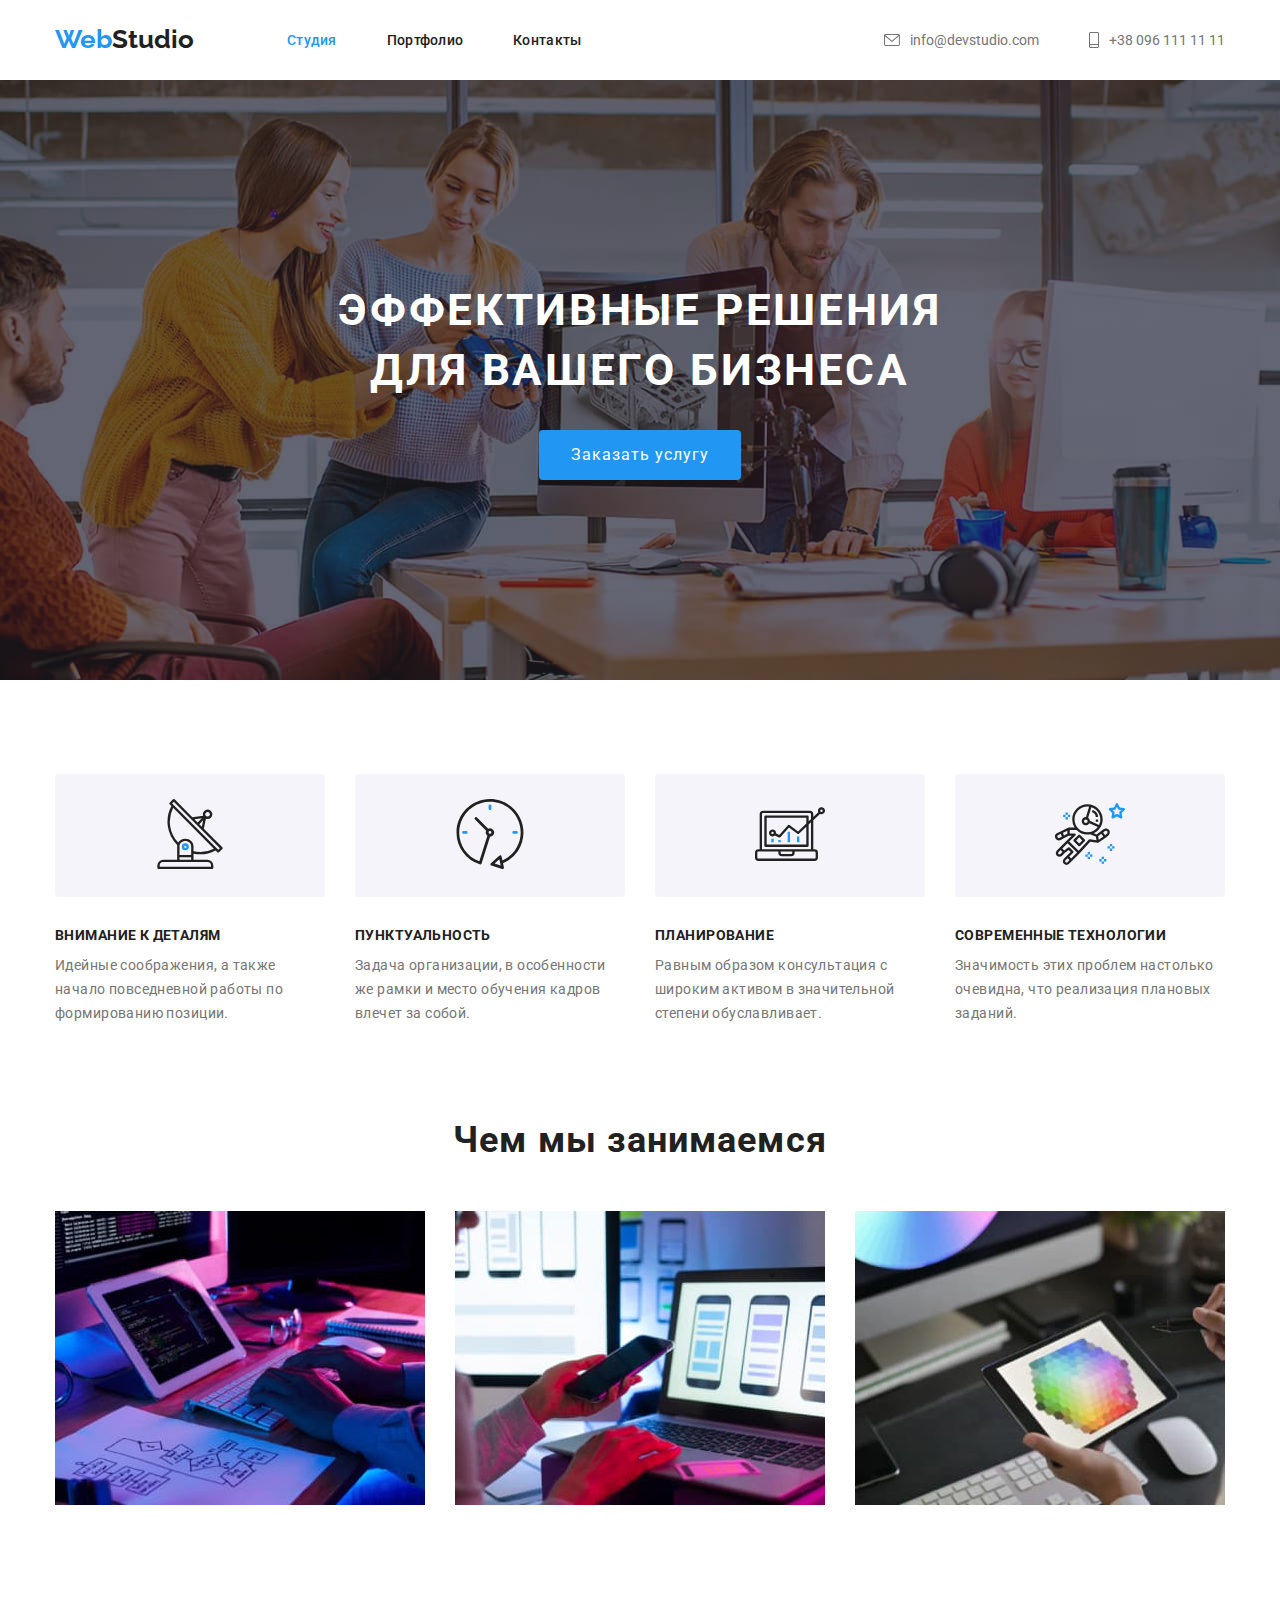
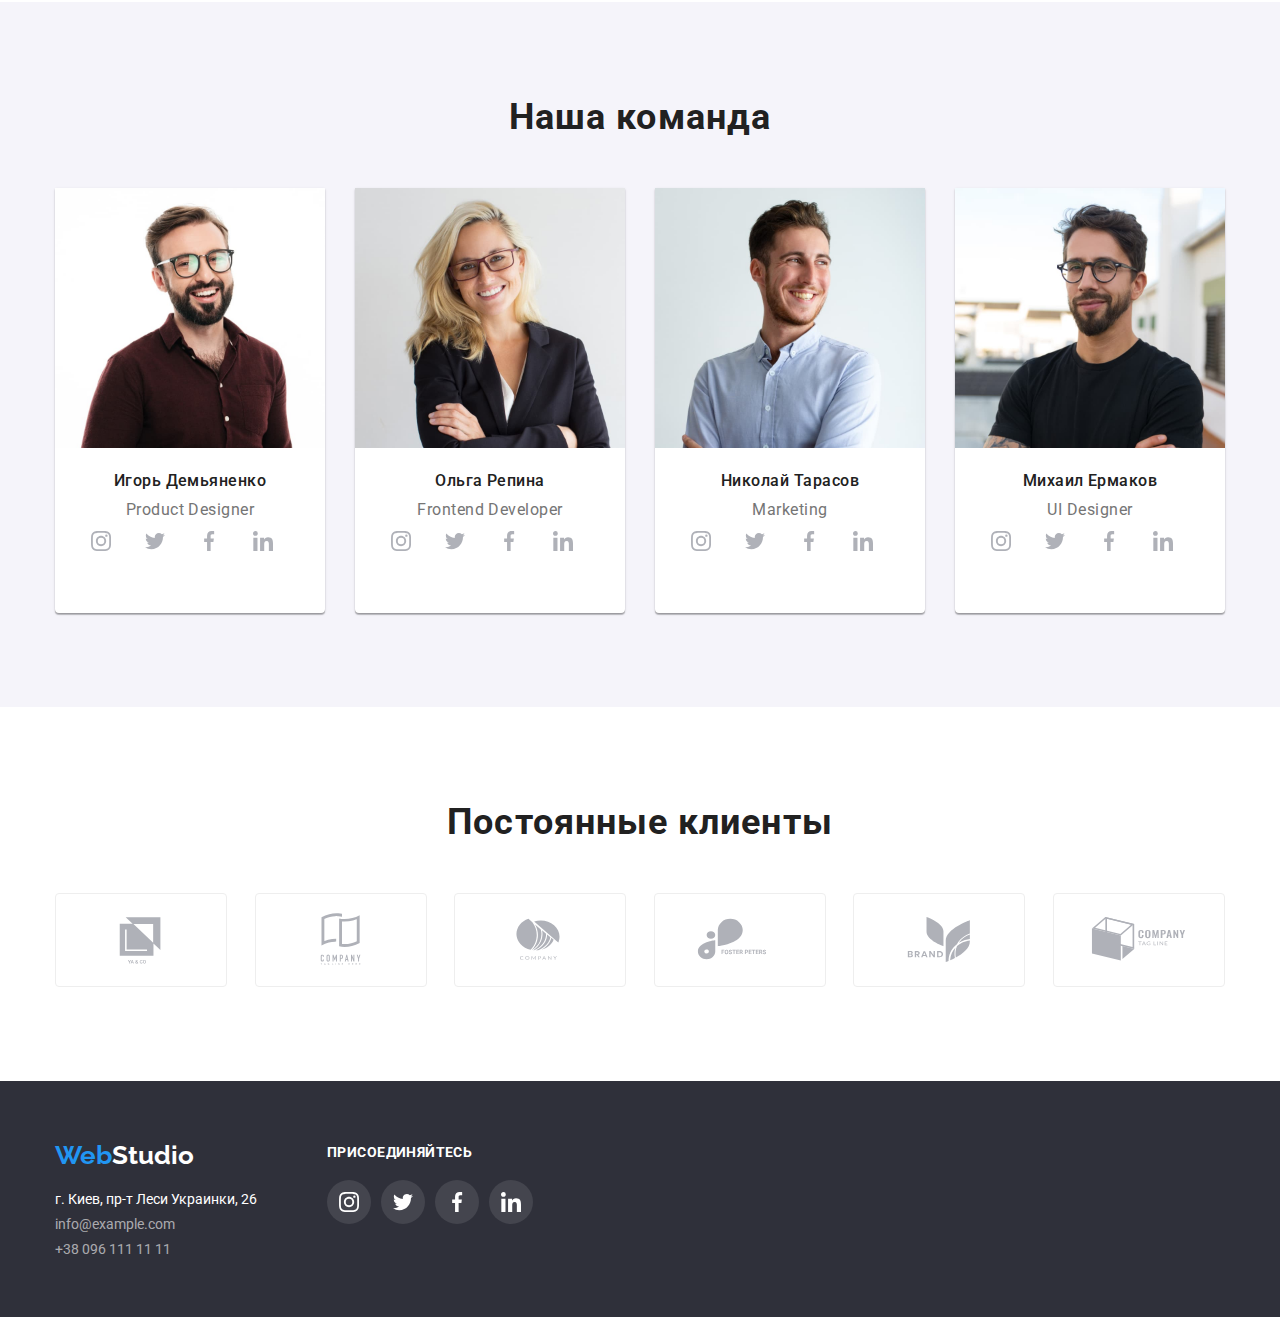
<file: index.html>
<!DOCTYPE html>
<html lang="en">

<head>
    <meta charset="UTF-8">
    <meta http-equiv="X-UA-Compatible" content="IE=edge">
    <meta name="viewport" content="width= , initial-scale=1.0">
    <title>WebStudio</title>
    <link
        href="https://fonts.googleapis.com/css2?family=Raleway:wght@400;500&family=Roboto:wght@400;500;700;900&display=swap"
        rel="stylesheet">
    <link rel="stylesheet"
        href="https://cdnjs.cloudflare.com/ajax/libs/modern-normalize/1.1.0/modern-normalize.min.css">
    <link rel="stylesheet" href="./css/styles.css">
</head>

<body>
    <!-- шапка сайта -->
    <header class="page-header">
        <div class="container container-header centered">
            <a href="#" class="logo"><span>Web</span>Studio</a>
            <nav class="nav-header">
                <ul class="nav-list">
                    <li class="nav-item"><a href="./index.html" class="nav-link current">Студия</a></li>
                    <li class="nav-item"><a href="./portfolio.html" class="nav-link">Портфолио</a></li>
                    <li class="nav-item"><a href="#" class="nav-link">Контакты</a></li>
                </ul>
            </nav>
            <ul class="contacts-list-header">
                <li class="contacts-list-item">
                    <a href=" mailto:info@devstudio.com" class="contact-link centered">
                        <svg class="svg-envelope" width="16" height="12">
                            <use href="./images/icon.svg#icon-envelope"></use>
                        </svg>
                        <span>info@devstudio.com</span></a>
                </li>
                <li class="contacts-list-item">
                    <a href=" tel:+380961111111" class="contact-link centered">
                        <svg class="svg-phone" width="10" height="16">
                            <use href="./images/icon.svg#icon-smartphone"></use>
                        </svg>
                        <span>+38 096 111 11 11</span></a>
                </li>
            </ul>
        </div>
    </header>
    <!-- главная страница -->
    <main class="section-main-container">
        <section class="main-section">
            <div class="container container-main">
                <h1 class="main-title">Эффективные решения для вашего бизнеса</h1>
                <button class="primary-button">Заказать услугу</button>
            </div>
        </section>
        <!-- Информация -->
        <section class="info-container">
            <div class="container container-info">
                <ul class="info-list flex-between">
                    <li class="info-discription">
                        <div class="svg-container">
                            <svg class="svg-item" width="70" height="70">
                                <use href="./images/icon.svg#icon-antenna"></use>
                            </svg>
                        </div>
                        <h2 class="info-title">Внимание к деталям</h2>
                        <p class="info-item">Идейные соображения, а также начало повседневной работы по формированию
                            позиции.</p>
                    </li>
                    <li class="info-discription">
                        <div class="svg-container">
                            <svg class="svg-item" width="70" height="70">
                                <use href="./images/icon.svg#icon-clock"></use>
                            </svg>
                        </div>
                        <h2 class="info-title">Пунктуальность</h2>
                        <p class="info-item">Задача организации, в особенности же рамки и место обучения кадров влечет
                            за
                            собой.</p>
                    </li>
                    <li class="info-discription">
                        <div class="svg-container">
                            <svg class="svg-item" width="70" height="70">
                                <use href="./images/icon.svg#icon-diagram"></use>
                            </svg>
                        </div>
                        <h2 class="info-title">Планирование</h2>
                        <p class="info-item">Равным образом консультация с широким активом в значительной степени
                            обуславливает.</p>
                    </li>
                    <li class="info-discription">
                        <div class="svg-container">
                            <svg class="svg-item" width="70" height="70">
                                <use href="./images/icon.svg#icon-astronaut"></use>
                            </svg>
                        </div>
                        <h2 class="info-title">Современные технологии</h2>
                        <p class="info-item">Значимость этих проблем настолько очевидна, что реализация плановых
                            заданий.
                        </p>
                    </li>
                </ul>
            </div>

        </section>
        <!-- описание -->
        <section class="about-us">
            <div class="container container-about-us">
                <h2 class="title">Чем мы занимаемся</h2>
                <ul class="about-foto flex-between">
                    <li class="about-foto-card"><img src="./images/img2.jpg" alt="селфи фото" width="370"></li>
                    <li class="about-foto-card"><img src="./images/img3.jpg" alt="селфи фото" width="370"></li>
                    <li class="about-foto-card"><img src="./images/img1.jpg" alt="селфи фото" width="370"></li>
                </ul>
            </div>
        </section>
        <!-- команда -->
        <section class="team">
            <div class="container container-team">
                <h2 class="title">Наша команда</h2>
                <ul class="team-list flex-between">
                    <li class="team-card">
                        <img src="./images/img4.jpg" alt="селфи фото" width="270"></a>
                        <div class="team-discription">
                            <h3 class="team-name">Игорь Демьяненко</h3>
                            <p class="team-position">Product Designer</p>
                            <!-- блок соцсетей -->
                            <ul class="list-social-link">
                                <li class="social-list-icon">
                                    <a href="#" class="social-link-icon">
                                        <svg class="social-icon instagram" width="20" height="20">
                                            <use href="./images/icon.svg#icon-instagram">
                                            </use>
                                        </svg>
                                    </a>
                                </li>
                                <li class="social-list-icon">
                                    <a href="#" class="social-link-icon">
                                        <svg class="social-icon twitter" width="20" height="20">
                                            <use href="./images/icon.svg#icon-twitter"></use>
                                        </svg>
                                    </a>
                                </li>
                                <li class="social-list-icon">
                                    <a href="#" class="social-link-icon">
                                        <svg class="social-icon facebook" width="20" height="20">
                                            <use href="./images/icon.svg#icon-facebook"></use>
                                        </svg>
                                    </a>
                                </li>
                                <li class="social-list-icon">
                                    <a href="#" class="social-link-icon">
                                        <svg class="social-icon linkedin" width="20" height="20">
                                            <use href="./images/icon.svg#icon-linkedin"></use>
                                        </svg>
                                    </a>
                                </li>
                            </ul>
                        </div>
                    </li>
                    <li class="team-card">
                        <img src="./images/img7.jpg" alt="селфи фото" width="270"></a>
                        <div class="team-discription">
                            <h3 class="team-name">Ольга Репина</h3>
                            <p class="team-position">Frontend Developer</p>
                            <ul class="list-social-link">
                                <li class="social-list-icon">
                                    <a href="#" class="social-link-icon">
                                        <svg class="social-icon instagram" width="20" height="20">
                                            <use href="./images/icon.svg#icon-instagram">
                                            </use>
                                        </svg>
                                    </a>
                                </li>
                                <li class="social-list-icon">
                                    <a href="#" class="social-link-icon">
                                        <svg class="social-icon twitter" width="20" height="20">
                                            <use href="./images/icon.svg#icon-twitter"></use>
                                        </svg>
                                    </a>
                                </li>
                                <li class="social-list-icon">
                                    <a href="#" class="social-link-icon">
                                        <svg class="social-icon facebook" width="20" height="20">
                                            <use href="./images/icon.svg#icon-facebook"></use>
                                        </svg>
                                    </a>
                                </li>
                                <li class="social-list-icon">
                                    <a href="#" class="social-link-icon">
                                        <svg class="social-icon linkedin" width="20" height="20">
                                            <use href="./images/icon.svg#icon-linkedin"></use>
                                        </svg>
                                    </a>
                                </li>
                            </ul>
                        </div>

                    </li>
                    <li class="team-card">
                        <img src="./images/img6.jpg" alt="селфи фото" width="270"></a>
                        <div class="team-discription">
                            <h3 class="team-name">Николай Тарасов</h3>
                            <p class="team-position">Marketing</p>
                            <ul class="list-social-link">
                                <li class="social-list-icon">
                                    <a href="#" class="social-link-icon">
                                        <svg class="social-icon instagram" width="20" height="20">
                                            <use href="./images/icon.svg#icon-instagram">
                                            </use>
                                        </svg>
                                    </a>
                                </li>
                                <li class="social-list-icon">
                                    <a href="#" class="social-link-icon">
                                        <svg class="social-icon twitter" width="20" height="20">
                                            <use href="./images/icon.svg#icon-twitter"></use>
                                        </svg>
                                    </a>
                                </li>
                                <li class="social-list-icon">
                                    <a href="#" class="social-link-icon">
                                        <svg class="social-icon facebook" width="20" height="20">
                                            <use href="./images/icon.svg#icon-facebook"></use>
                                        </svg>
                                    </a>
                                </li>
                                <li class="social-list-icon">
                                    <a href="#" class="social-link-icon">
                                        <svg class="social-icon linkedin" width="20" height="20">
                                            <use href="./images/icon.svg#icon-linkedin"></use>
                                        </svg>
                                    </a>
                                </li>
                            </ul>
                        </div>
                    </li>
                    <li class="team-card">
                        <img src="./images/img5.jpg" alt="селфи фото" width="270"></a>
                        <div class="team-discription">
                            <h3 class="team-name">Михаил Ермаков</h3>
                            <p class="team-position">UI Designer</p>
                            <ul class="list-social-link">
                                <li class="social-list-icon">
                                    <a href="#" class="social-link-icon">
                                        <svg class="social-icon instagram" width="20" height="20">
                                            <use href="./images/icon.svg#icon-instagram">
                                            </use>
                                        </svg>
                                    </a>
                                </li>
                                <li class="social-list-icon">
                                    <a href="#" class="social-link-icon">
                                        <svg class="social-icon twitter" width="20" height="20">
                                            <use href="./images/icon.svg#icon-twitter"></use>
                                        </svg>
                                    </a>
                                </li>
                                <li class="social-list-icon">
                                    <a href="#" class="social-link-icon">
                                        <svg class="social-icon facebook" width="20" height="20">
                                            <use href="./images/icon.svg#icon-facebook"></use>
                                        </svg>
                                    </a>
                                </li>
                                <li class="social-list-icon">
                                    <a href="#" class="social-link-icon">
                                        <svg class="social-icon linkedin" width="20" height="20">
                                            <use href="./images/icon.svg#icon-linkedin"></use>
                                        </svg>
                                    </a>
                                </li>
                            </ul>
                        </div>
                    </li>
                </ul>
            </div>
        </section>
        <!-- Клиенты -->
        <section class="client-section">
            <div class="container">
                <h2 class="title">Постоянные клиенты</h2>
                <ul class="client-list flex-between">
                    <li class="client-item">
                        <a href="#" class="client-link">
                            <svg class="client-icon" width="106" height="60">
                                <use href="./images/icon.svg#icon-Logo"></use>
                            </svg>
                        </a>
                    </li>
                    <li class="client-item">
                        <a href="#" class="client-link">
                            <svg class="client-icon" width="106" height="60">
                                <use href="./images/icon.svg#icon-Logo-1"></use>
                            </svg>
                        </a>
                    </li>
                    <li class="client-item">
                        <a href="#" class="client-link">
                            <svg class="client-icon" width="106" height="60">
                                <use href="./images/icon.svg#icon-Logo-2"></use>
                            </svg>
                        </a>
                    </li>
                    <li class="client-item">
                        <a href="#" class="client-link">
                            <svg class="client-icon" width="106" height="60">
                                <use href="./images/icon.svg#icon-Logo-5"></use>
                            </svg>
                        </a>
                    </li>
                    <li class="client-item">
                        <a href="#" class="client-link">
                            <svg class="client-icon" width="106" height="60">
                                <use href="./images/icon.svg#icon-Logo-3"></use>
                            </svg>
                        </a>
                    </li>
                    <li class="client-item">
                        <a href="#" class="client-link">
                            <svg class="client-icon" width="106" height="60">
                                <use href="./images/icon.svg#icon-Logo-6"></use>
                            </svg>
                        </a>
                    </li>
                </ul>
            </div>
        </section>

        <!-- подвал -->
        <footer class="footer-main">
            <div class="container container-footer centered">
                <div>
                    <a href="#" class="logo"><span>Web</span>Studio</a>
                    <address class="address">
                        <ul class="contacts-list-footer">
                            <li class="link-footer"><a href="https://www.google.com/maps" class="map-link">г. Киев, пр-т
                                    Леси
                                    Украинки, 26</a></li>
                            <li class="link-footer"><a href="#" class="contact-link">info@example.com</a></li>
                            <li class="link-footer"><a href="tel:+380961111111" class="contact-link">+38 096 111 11
                                    11</a>
                            </li>
                        </ul>
                    </address>
                </div>
                <div class="social-link-footer">
                    <h2 class="info-title-footer">Присоединяйтесь</h2>
                    <ul class="list-social-link">
                        <li class="social-list-icon">
                            <a href="#" class="social-link-icon footer-social">
                                <svg class="social-icon-footer" width="20" height="20">
                                    <use href="./images/icon.svg#icon-instagram"></use>
                                </svg>
                            </a>
                        </li>
                        <li class="social-list-icon">
                            <a href="#" class="social-link-icon footer-social">
                                <svg class="social-icon-footer" width="20" height="20">
                                    <use href="./images/icon.svg#icon-twitter"></use>
                                </svg>
                            </a>
                        </li>
                        <li class="social-list-icon">
                            <a href="#" class="social-link-icon footer-social">
                                <svg class="social-icon-footer" width="20" height="20">
                                    <use href="./images/icon.svg#icon-facebook"></use>
                                </svg>
                            </a>
                        </li>
                        <li class="social-list-icon">
                            <a href="#" class="social-link-icon footer-social">
                                <svg class="social-icon-footer" width="20" height="20">
                                    <use href="./images/icon.svg#icon-linkedin"></use>
                                </svg>
                            </a>
                        </li>
                    </ul>
                </div>
            </div>

        </footer>
</body>

</html>
</file>
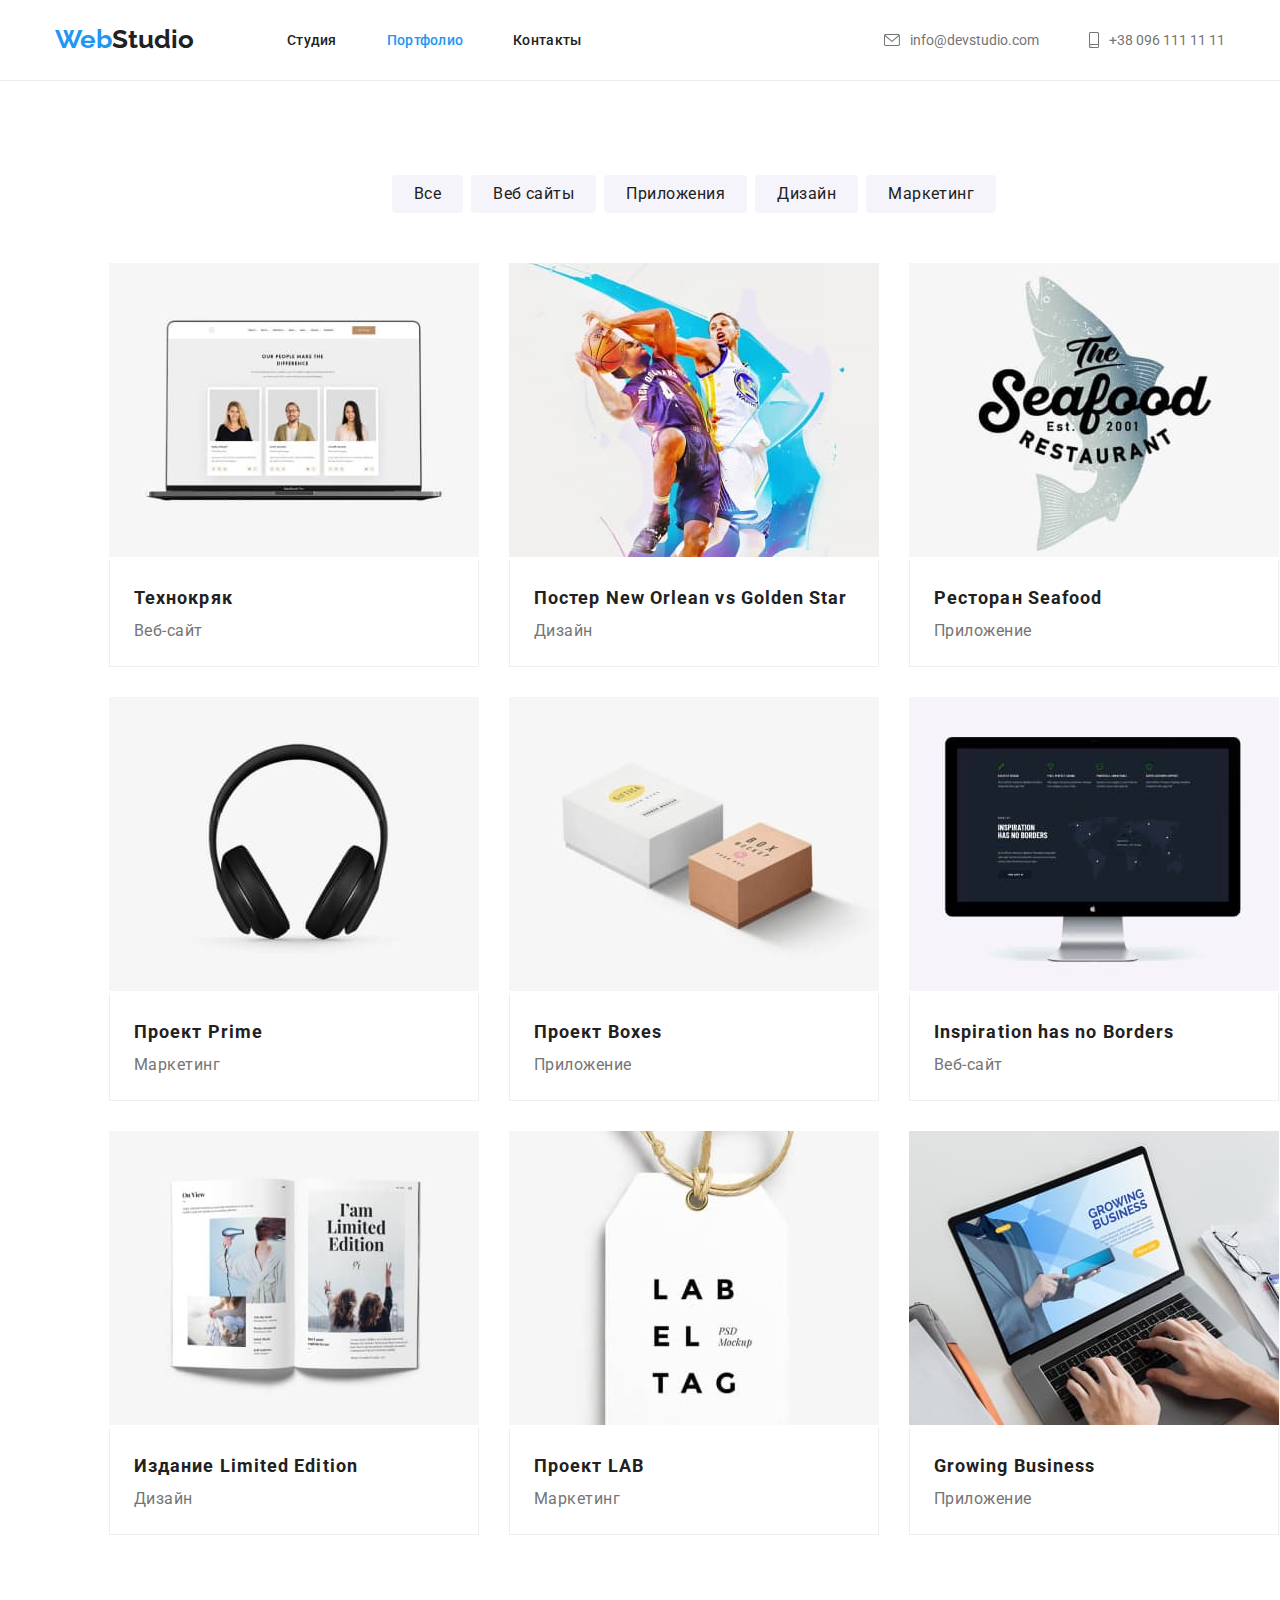
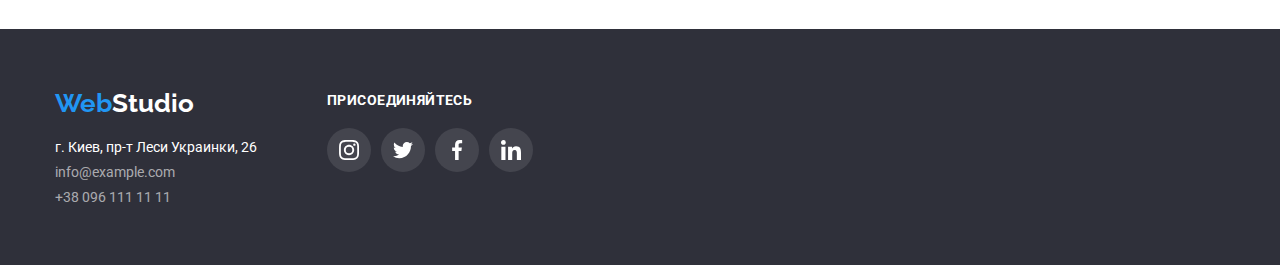
<file: portfolio.html>
<!DOCTYPE html>
<html lang="ru">

<head>
    <meta charset="UTF-8">
    <meta http-equiv="X-UA-Compatible" content="IE=edge">
    <meta name="viewport" content="width=device-width, initial-scale=1.0">
    <title>Portfolio</title>
    <link
        href="https://fonts.googleapis.com/css2?family=Raleway:wght@400;500&family=Roboto:wght@400;500;700;900&display=swap"
        rel="stylesheet">
    <link rel="stylesheet"
        href="https://cdnjs.cloudflare.com/ajax/libs/modern-normalize/1.1.0/modern-normalize.min.css">
    <link rel="stylesheet" href="./css/styles.css">
</head>

<body>
    <!-- шапка сайта -->
    <header class="page-header line">
        <div class="container container-header centered">
            <a href="#" class="logo"><span>Web</span>Studio</a>
            <nav class="nav-header">
                <ul class="nav-list">
                    <li class="nav-item"><a href="./index.html" class="nav-link">Студия</a></li>
                    <li class="nav-item"><a href="./portfolio.html" class="nav-link current">Портфолио</a></li>
                    <li class="nav-item"><a href="#" class="nav-link">Контакты</a></li>
                </ul>
            </nav>
            <ul class="contacts-list-header">
                <li class="contacts-list-item">
                    <a href=" mailto:info@devstudio.com" class="contact-link centered">
                        <svg class="svg-envelope" width="16px" height="12px">
                            <use href="./images/icon.svg#icon-envelope"></use>
                        </svg>
                        <span>info@devstudio.com</span></a>
                </li>
                <li class="contacts-list-item">
                    <a href=" tel:+380961111111" class="contact-link centered">
                        <svg class="svg-phone" width="10px" height="16px">
                            <use href="./images/icon.svg#icon-smartphone"></use>
                        </svg>
                        <span>+38 096 111 11 11</span></a>
                </li>
            </ul>
        </div>
    </header>
    <!-- портфолио -->
    <main>
        <section class="portfolio-section">
            <div class="container">
                <ul class="filter-button">
                    <li class="filter-item">
                        <button type="button" class="secondary-button current">Все</button></li>
                    <li class="filter-item">
                        <button type="button" class="secondary-button">Веб сайты</button></li>
                    <li class="filter-item">
                        <button type="button" class="secondary-button">Приложения</button></li>
                    <li class="filter-item">
                        <button type="button" class="secondary-button">Дизайн</button></li>
                    <li class="filter-item">
                        <button type="button" class="secondary-button">Маркетинг</button></li>
                </ul>
            </div>

            <!-- описание -->
            <div class="container">
                <ul class="portfolio-list">
                    <li class="portfolio-item-list">
                        <a href="#" class="portfolio-link"><img src="./images/img (2) (1).jpg" alt="наша команда">
                            <div class="portfolio-item">
                                <h3 class="portfolio-item-title">Технокряк</h3>
                                <p class="portfolio-item-discription">Веб-сайт</p>
                            </div>
                        </a>

                    </li>
                    <li class="portfolio-item-list">
                        <a href="#" class="portfolio-link"><img src="./images/img (3) (1).jpg" alt="баскетболисты">
                            <div class="portfolio-item">
                                <h3 class="portfolio-item-title">Постер New Orlean vs Golden Star</h3>
                                <p class="portfolio-item-discription">Дизайн</p>
                            </div>
                        </a>

                    </li>
                    <li class="portfolio-item-list">
                        <a href="#" class="portfolio-link"><img src="./images/img (4).jpg" alt="рыбный ресторан">
                            <div class="portfolio-item">
                                <h3 class="portfolio-item-title">Ресторан Seafood</h3>
                                <p class="portfolio-item-discription">Приложение</p>
                            </div>
                        </a>

                    </li>
                    <li class="portfolio-item-list">
                        <a href="#" class="portfolio-link"><img src="./images/img (5).jpg" alt="наушники">
                            <div class="portfolio-item">
                                <h3 class="portfolio-item-title">Проект Prime</h3>
                                <p class="portfolio-item-discription">Маркетинг</p>
                            </div>
                        </a>

                    </li>
                    <li class="portfolio-item-list">
                        <a href="#" class="portfolio-link"><img src="./images/img (6).jpg" alt="коробки">
                            <div class="portfolio-item">
                                <h3 class="portfolio-item-title">Проект Boxes</h3>
                                <p class="portfolio-item-discription">Приложение</p>
                            </div>
                        </a>

                    </li>
                    <li class="portfolio-item-list">
                        <a href="#" class="portfolio-link"><img src="./images/img (7).jpg" alt="монитор">
                            <div class="portfolio-item">
                                <h3 class="portfolio-item-title">Inspiration has no Borders</h3>
                                <p class="portfolio-item-discription">Веб-сайт</p>
                            </div>
                        </a>

                    </li>
                    <li class="portfolio-item-list">
                        <a href="#" class="portfolio-link"><img src="./images/img (8).jpg" alt="книга">
                            <div class="portfolio-item">
                                <h3 class="portfolio-item-title">Издание Limited Edition</h3>
                                <p class="portfolio-item-discription">Дизайн</p>
                            </div>
                        </a>

                    </li>
                    <li class="portfolio-item-list">
                        <a href="#" class="portfolio-link"><img src="./images/img (9).jpg" alt="бирка">
                            <div class="portfolio-item">
                                <h3 class="portfolio-item-title">Проект LAB</h3>
                                <p class="portfolio-item-discription">Маркетинг</p>
                            </div>
                        </a>

                    </li>
                    <li class="portfolio-item-list">
                        <a href="#" class="portfolio-link"><img src="./images/img (10).jpg" alt="ноутбук">
                            <div class="portfolio-item">
                                <h3 class="portfolio-item-title">Growing Business</h3>
                                <p class="portfolio-item-discription">Приложение</p>
                            </div>
                        </a>

                    </li>

                </ul>
            </div>

        </section>
    </main>
    <!-- контакты -->
    <footer class="footer-main">
        <div class="container container-footer centered">
            <div>
                <a href="#" class="logo"><span>Web</span>Studio</a>
                <address class="address">
                    <ul class="contacts-list-footer">
                        <li class="link-footer"><a href="https://www.google.com/maps" class="map-link">г. Киев, пр-т
                                Леси
                                Украинки, 26</a></li>
                        <li class="link-footer"><a href="#" class="contact-link">info@example.com</a></li>
                        <li class="link-footer"><a href="tel:+380961111111" class="contact-link">+38 096 111 11
                                11</a>
                        </li>
                    </ul>
                </address>
            </div>
            <div class="social-link-footer">
                <h2 class="info-title-footer">Присоединяйтесь</h2>
                <ul class="list-social-link">
                    <li class="social-list-icon">
                        <a href="#" class="social-link-icon footer-social">
                            <svg class="social-icon-footer" width="20px" height="20px">
                                <use href="./images/icon.svg#icon-instagram"></use>
                            </svg>
                        </a>
                    </li>
                    <li class="social-list-icon">
                        <a href="#" class="social-link-icon footer-social">
                            <svg class="social-icon-footer" width="20px" height="20px">
                                <use href="./images/icon.svg#icon-twitter"></use>
                            </svg>
                        </a>
                    </li>
                    <li class="social-list-icon">
                        <a href="#" class="social-link-icon footer-social">
                            <svg class="social-icon-footer" width="20px" height="20px">
                                <use href="./images/icon.svg#icon-facebook"></use>
                            </svg>
                        </a>
                    </li>
                    <li class="social-list-icon">
                        <a href="#" class="social-link-icon footer-social">
                            <svg class="social-icon-footer" width="20px" height="20px">
                                <use href="./images/icon.svg#icon-linkedin"></use>
                            </svg>
                        </a>
                    </li>
                </ul>
            </div>
        </div>

    </footer>
</body>

</html>
</file>
<file: css/styles.css>
:root {
  --background-color-team: #f5f4fa;
  --blue-color: #2196f3;
  --primary-color: #ffffff;
  --secondary-color: #212121;
  --primary-background: #2f303a;
  --footer-color-design: #ececec;
  --border-portfolio: #eeeeee;
  --fill-social-icon: #afb1b8;

  --text-primary: #212121;
  --text-secondary: #757575;
  /* если я захочу поменять белый цвет толькол текста, а не всё где есть белый цвет
  поэтому сделал белый в нескольких переменных, для текста, для элементов где белый
  или фон или рамка белая либо что -то еще  */

  --text-btn: #ffffff;
  --title-color: #ffffff;
}

body {
  font-family: "Roboto", Arial, sans-serif;
  font-size: 14px;
  color: var(--text-primary);
}

address {
  font-style: normal;
  margin-top: 20px;
}

a {
  text-decoration: none;
}

h1,
h2,
h3,
p,
ul {
  list-style: none;
  margin: 0px;
  padding: 0px;
}

.centered {
  display: flex;
  align-items: center;
}

.flex-between {
  display: flex;
  justify-content: space-between;
}

/* контейнер страницы */
.container {
  width: 1200px;
  padding: 0 15px;
  margin: 0 auto;
}

/* страница Студио */

.nav-header {
  margin-left: 93px;
}

.nav-list {
  display: flex;
}

.nav-item:not(:first-child) {
  margin-left: 50px;
}

/* страница портфолио */

.line {
  border-bottom: 1px solid var(--footer-color-design);
}

.filter-item:not(:last-child) {
  display: flex;
  text-align: center;
  margin-right: 8px;
}

.filter-button {
  display: flex;
  justify-content: center;
  margin-bottom: 50px;
}

/* link navigation header */

.nav-link {
  display: block;
  padding: 32px 0;
  color: var(--text-primary);
  font-weight: 500;
  font-size: 14px;
  line-height: 16px;
  letter-spacing: 0.02em;
}

.nav-link:hover,
.current {
  color: var(--blue-color);
}

.main-section {
  padding: 200px 0;
  text-align: center;
  background-color: var(--primary-background);
  background-size: cover;
  background-position: center;
  background-image: linear-gradient(
      to right,
      rgba(47, 48, 58, 0.4),
      rgba(47, 48, 58, 0.4)
    ),
    url(../images/mainsection.jpg);
}

.main-title {
  margin: auto;
  width: 696px;

  color: var(--title-color);
  font-size: 44px;
  line-height: 60px;
  letter-spacing: 0.06em;
  text-transform: uppercase;
}

.primary-button {
  padding: 10px 32px;
  margin-top: 30px;
  display: inline-block;
  border-radius: 4px;
  border: none;
  background-color: var(--blue-color);

  color: var(--text-btn);
  cursor: pointer;
  font-size: 16px;
  line-height: 30px;
  letter-spacing: 0.06em;
}

.logo {
  font-family: Raleway;
  font-size: 26px;
  font-weight: 700;

  color: var(--text-primary);
}

.logo span {
  color: var(--blue-color);
}

.contacts-list-header {
  display: flex;
  margin-left: auto;
}

.contacts-list-item + .contacts-list-item {
  margin-left: 50px;
}

.contact-link {
  color: var(--text-secondary);
}

.contact-link:hover {
  color: var(--blue-color);
}

.contact-link:hover .svg-envelope,
.contact-link:hover .svg-phone {
  fill: var(--blue-color);
}

.svg-envelope,
.svg-phone {
  margin-right: 10px;
  fill: var(--text-secondary);
}

.about-us {
  padding: 47px 0 94px;
}

.team-card {
  background-color: var(--primary-color);
  border-radius: 0px 0px 4px 4px;
}

.title {
  margin-bottom: 50px;

  text-align: center;
  font-weight: 700;
  font-size: 36px;
  line-height: 42px;
  letter-spacing: 0.03em;
}

/* studio page */

.info-discription {
  width: 270px;
}

.info-container {
  padding: 94px 0 47px;
}

.svg-container {
  background-color: var(--background-color-team);
  padding: 25px 100px;
  border-radius: 4px;
}

.info-title {
  padding-top: 30px;
  padding-bottom: 10px;
  font-size: 14px;
  line-height: 16px;
  letter-spacing: 0.03em;
  text-transform: uppercase;
}

.info-item {
  color: var(--text-secondary);
  font-size: 14px;
  line-height: 24px;
  letter-spacing: 0.03em;
}

/* Команда */
.team {
  background-color: var(--background-color-team);
  padding: 94px 0px;
}

.team-list .team-card {
  box-shadow: 0px 1px 3px rgba(0, 0, 0, 0.12), 0px 1px 1px rgba(0, 0, 0, 0.14),
    0px 2px 1px rgba(0, 0, 0, 0.2);
  border-radius: 0 0 4px 4px;
}

.team-discription {
  padding: 20px 24px;
}

.team-name {
  margin-bottom: 10px;

  font-size: 16px;
  font-weight: 500;
  color: var(--text-primary);
  line-height: 19px;
  text-align: center;
  letter-spacing: 0.03em;
}

.team-position {
  color: var(--text-secondary);
  font-size: 16px;
  font-weight: 400;
  line-height: 19px;
  text-align: center;
  letter-spacing: 0.03em;
}

/* соцсети карточек */
.list-social-link {
  display: flex;
  margin: 0 auto;
  padding-bottom: 30px;
}

.social-list-icon:not(:last-child) {
  margin-right: 10px;
}

.social-link-icon {
  display: flex;
  height: 44px;
  width: 44px;
  border-radius: 50%;
  align-items: center;
  justify-content: center;
  fill: var(--fill-social-icon);
  background-color: rgba(255, 255, 255, 0.1);
}

.social-link-icon:hover,
.social-link-icon:focus {
  background-color: var(--blue-color);
  fill: var(--primary-color);
}

/* страница портфолио  */

.portfolio-section {
  padding: 94px;
}

.portfolio-item-discription {
  color: var(--text-secondary);
  font-weight: 400;
  font-size: 16px;
  line-height: 30px;
  letter-spacing: 0.03em;
}

.portfolio-item {
  padding: 20px 24px;
  border: 1px solid var(--border-portfolio);
  border-top: none;
  background-color: var(--primary-color);
}

.portfolio-item-title {
  color: var(--text-primary);
  font-size: 18px;
  line-height: 36px;
  letter-spacing: 0.06em;
}

.portfolio-item-list {
  width: 370px;
}

.portfolio-item-list:not(:nth-child(3n)) {
  margin-right: 30px;
}

.portfolio-item-list:not(:nth-child(-n + 3)) {
  margin-top: 30px;
}

.portfolio-list {
  display: flex;
  flex-wrap: wrap;
}

.portfolio-link {
  display: block;
}

.portfolio-link:hover,
.portfolio-link:focus {
  box-shadow: 0px 1px 1px rgba(0, 0, 0, 0.16), 1px 4px 6px rgba(0, 0, 0, 0.16);
}

.secondary-button {
  padding: 6px 22px;
  list-style: none;
  color: var(--text-primary);
  background-color: var(--background-color-team);
  border-radius: 4px;
  border: none;
  cursor: pointer;

  font-size: 16px;
  line-height: 26px;
  text-align: center;
  letter-spacing: 0.03em;
}

.secondary-button:hover,
.secondary-button:focus {
  box-shadow: 0px 3px 1px rgba(0, 0, 0, 0.1), 0px 1px 2px rgba(0, 0, 0, 0.08),
    0px 2px 2px rgba(0, 0, 0, 0.12);
  color: var(--title-color);
  background-color: var(--blue-color);
}

/* Клиенты */
.client-section {
  padding: 94px 0;
}

.client-item {
  display: flex;
}

.client-link {
  display: flex;
  justify-content: center;
  align-items: center;
  padding: 16px 32px;
  border-radius: 4px;
  border: 1px solid var(--border-portfolio);
}

.client-icon {
  fill: var(--fill-social-icon);
}

.client-link:hover,
.client-link:focus {
  border-color: var(--blue-color);
}

.client-link:hover .client-icon {
  fill: var(--blue-color);
}

/* подвал страницы */

.social-link-footer {
  margin-left: 70px;
}
.footer-social {
  fill: var(--title-color);
}

.footer-main {
  background-color: var(--primary-background);
  padding: 60px 0;
}

.footer-main a {
  color: var(--title-color);
}

.link-footer .contact-link {
  color: rgba(255, 255, 255, 0.6);
}

.link-footer:not(:first-child) {
  margin-top: 9px;
}
.info-title-footer {
  padding-bottom: 20px;
  color: var(--title-color);
  font-size: 14px;
  line-height: 16px;
  letter-spacing: 0.03em;
  text-transform: uppercase;
}
</file>
